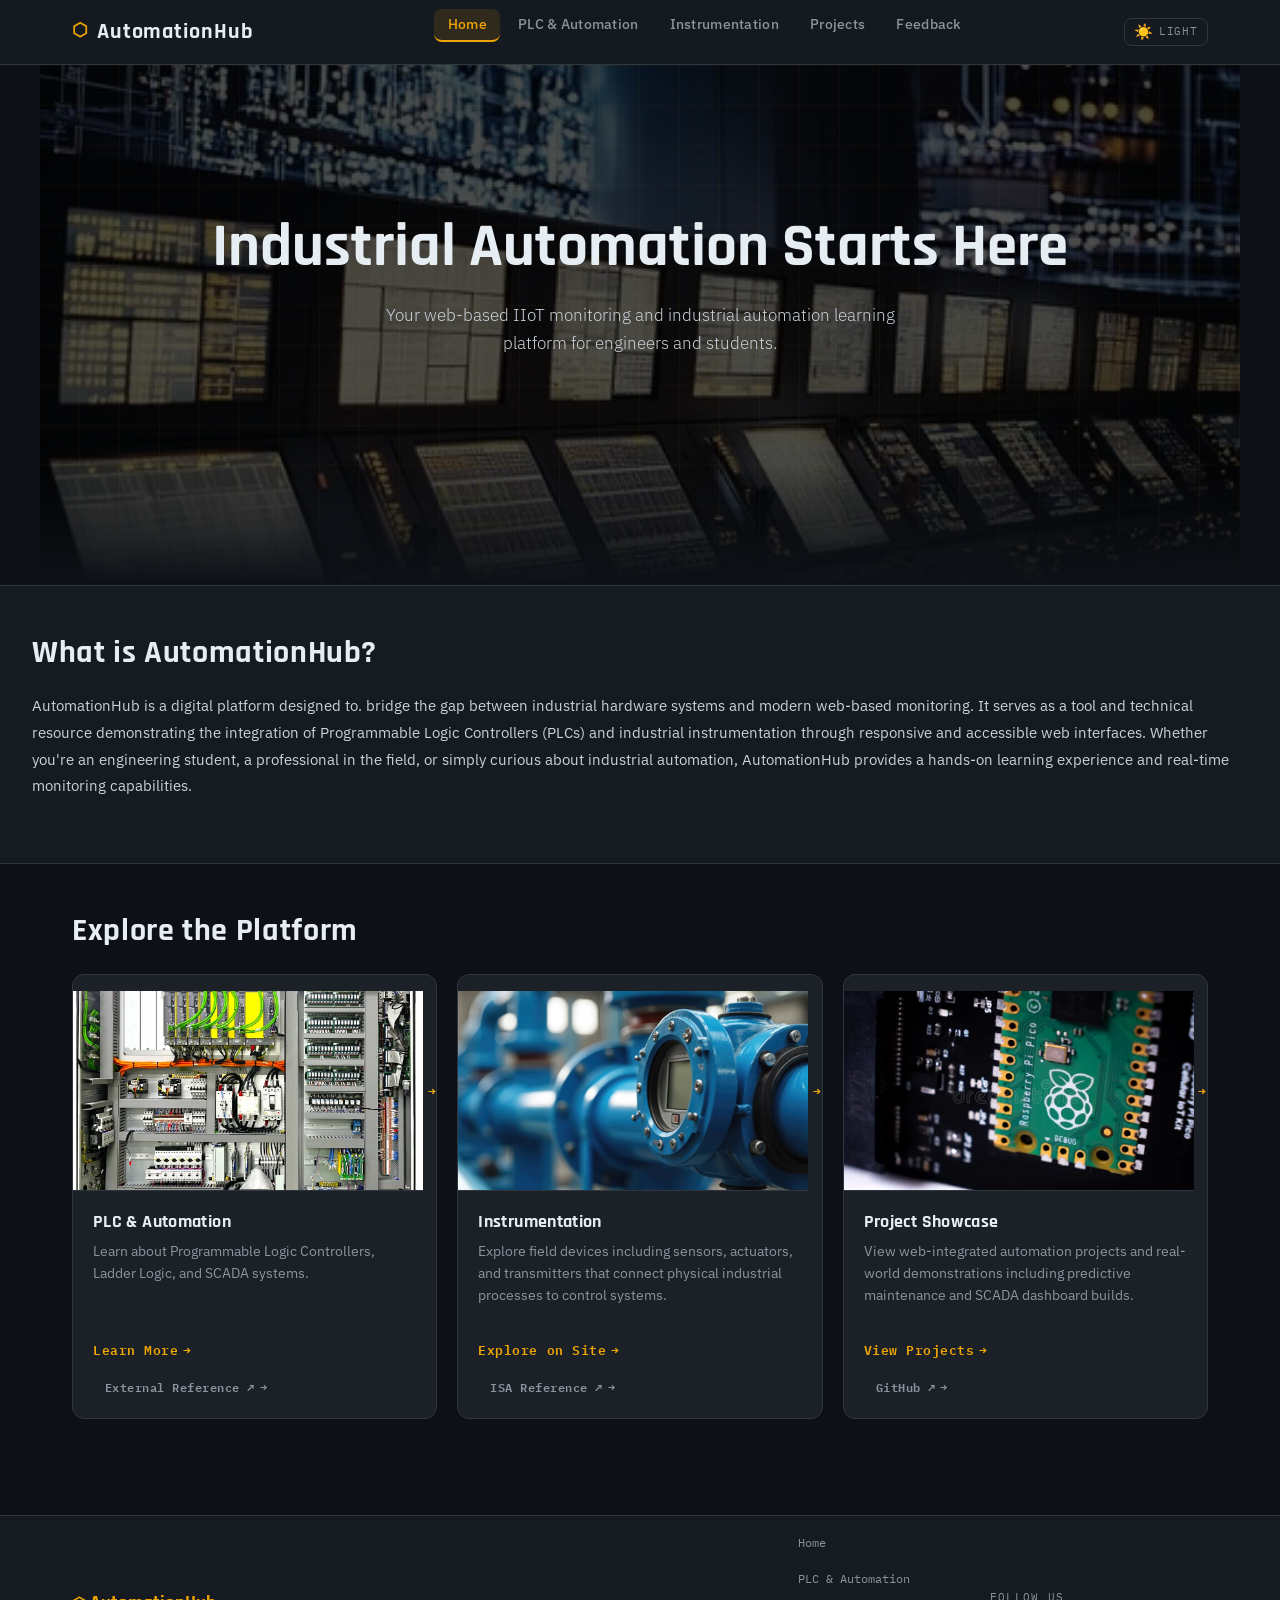
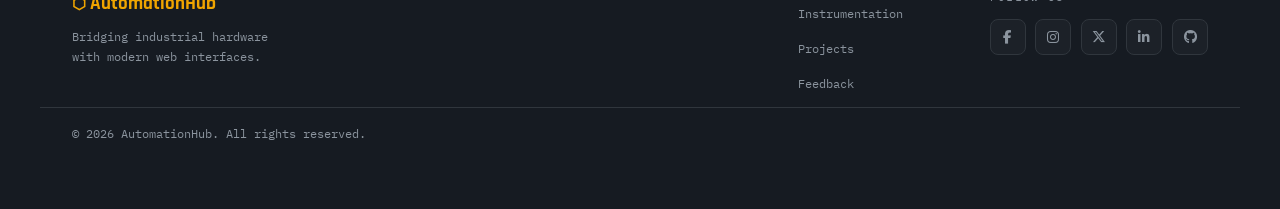
<file: index.html>
<!DOCTYPE html>
<html lang="en">
<head>
    <meta charset="UTF-8">
    <meta name="viewport" content="width=device-width, initial-scale=1.0">
    <meta name="description" content="AutomationHub - A web based IIoT monitoring and industrial automation learning platform">
    <title>AutomationHub | Home </title>
    <link rel="stylesheet" href="https://cdn.jsdelivr.net/npm/bootstrap@5.3.3/dist/css/bootstrap.min.css">
    <link rel="stylesheet" href="assets/css/style.css">
    <link rel="stylesheet" href="https://cdnjs.cloudflare.com/ajax/libs/font-awesome/6.5.0/css/all.min.css">
   
</head>
<body>

        <header>
           <nav>
  <div class="navlogo">
    <a href="index.html">AutomationHub </a>
  </div>
  
  <button class="nav-toggle" aria-expanded="false"
          aria-controls="navlinks" aria-label="Toggle navigation menu">
    <span></span><span></span><span></span>
  </button>
  
  <ul class="navlinks" id="navlinks" role="list">
    <li><a href="index.html" class="active">Home</a></li>
    <li><a href="plc.html">PLC &amp; Automation</a></li>
    <li><a href="instrumentation.html">Instrumentation</a></li>
    <li><a href="projects.html">Projects</a></li>
    <li><a href="feedback.html">Feedback</a></li>
  </ul>

  <button class="theme-toggle"
          id="themeToggle"
          aria-label="Switch to light mode"
          title="Toggle light/dark mode">
    <span id="themeIcon">☀️</span>
    <span class="toggle-label" id="themeLabel">Light</span>
  </button>
</nav>


        </header>

        <main>
            <section id="hero">
                <img src="assets/images/hero-bg.jpg"
                     alt="Industrial control room with automation panels and monitoring screens"
                     width="1200"
                     height="600"
                     class="hero-img">
                <h1>Industrial Automation Starts Here</h1>
                <p>Your web-based IIoT monitoring and industrial automation learning platform for engineers and students.</p>
                <a href="plc.html" class="btn-primary">Explore Hub</a>
            </section>

            <section id="about">
                <h2>What is AutomationHub?</h2>
                <p>AutomationHub is a digital platform designed to. bridge the gap between industrial hardware systems and modern web-based monitoring. It serves as a tool and technical resource demonstrating the integration of Programmable Logic Controllers (PLCs) and industrial instrumentation through responsive and accessible web interfaces. Whether you're an engineering student, a professional in the field, or simply curious about industrial automation, AutomationHub provides a hands-on learning experience and real-time monitoring capabilities.</p>
            </section>

            <section id="features">
                <h2>Explore the Platform</h2>
                <div class="feature-cards">
                    <article class="card">
                        <a href="https://www.plcacademy.com/ladder-logic-tutorial/"
                           target="_blank" rel="noopener noreferrer"
                           aria-label="Learn more about PLCs at PLCacademy — opens in new tab">
                        <img src="assets/images/plc-panel.jpg" alt="PLC and Automation Icon" width="80" height="80">
                         </a>
                        <div class="card-body">
                        <h3>PLC &amp; Automation</h3>
                        <p>Learn about Programmable Logic Controllers, Ladder Logic, and SCADA systems.</p>
                        <a href="plc.html">Learn More</a>
                        <a href="https://www.plcacademy.com" target="_blank"
                           rel="noopener noreferrer" style="margin-left:.75rem;font-size:.78rem;
                           color:var(--muted)">External Reference ↗</a>
                    </div>
                    </article>


                    <article class="card">
  <a href="https://www.isa.org/standards-and-publications/isa-publications/intech-magazine"
     target="_blank" rel="noopener noreferrer"
     aria-label="Read ISA InTech magazine on instrumentation — opens in new tab">
    <img src="assets/images/instrumentation.jpg"
         alt="Industrial sensors and instrumentation devices"
         width="400" height="200" loading="lazy">
  </a>
  <div class="card-body">
    <h3>Instrumentation</h3>
    <p>Explore field devices including sensors, actuators, and transmitters
    that connect physical industrial processes to control systems.</p>
    <a href="instrumentation.html">Explore on Site</a>
    <a href="https://www.isa.org" target="_blank" rel="noopener noreferrer"
       style="margin-left:.75rem;font-size:.78rem;color:var(--muted)">ISA Reference ↗</a>
  </div>
</article>

                    <article class="card">
  <a href="https://github.com/schrodingers-word"
     target="_blank" rel="noopener noreferrer"
     aria-label="View AutomationHub projects on GitHub — opens in new tab">
    <img src="assets/images/projects-cover.jpg"
         alt="Circuit board and microcontroller project setup"
         width="400" height="200" loading="lazy">
  </a>
  <div class="card-body">
    <h3>Project Showcase</h3>
    <p>View web-integrated automation projects and real-world demonstrations
    including predictive maintenance and SCADA dashboard builds.</p>
    <a href="projects.html">View Projects</a>
    <a href="https://github.com/schrodingers-word" target="_blank"
       rel="noopener noreferrer"
       style="margin-left:.75rem;font-size:.78rem;color:var(--muted)">GitHub ↗</a>
  </div>
</article>
                </div>
            </section>


        </main>
       <footer>
  <div class="footer-inner">
    <div class="footer-left">
      <div class="footer-logo">AutomationHub</div>
      <p class="footer-tagline">Bridging industrial hardware with modern web interfaces.</p>
    </div>

    <nav aria-label="Footer navigation">
      <ul class="footer-links">
        <li><a href="index.html">Home</a></li>
        <li><a href="plc.html">PLC &amp; Automation</a></li>
        <li><a href="instrumentation.html">Instrumentation</a></li>
        <li><a href="projects.html">Projects</a></li>
        <li><a href="feedback.html">Feedback</a></li>
      </ul>
    </nav>

    <div class="footer-social">
      <p class="social-label">Follow Us</p>
      <div class="social-icons">
        <a href="https://facebook.com" target="_blank" rel="noopener noreferrer" aria-label="Facebook">
          <i class="fab fa-facebook-f"></i>
        </a>
        <a href="https://instagram.com" target="_blank" rel="noopener noreferrer" aria-label="Instagram">
          <i class="fab fa-instagram"></i>
        </a>
        <a href="https://x.com" target="_blank" rel="noopener noreferrer" aria-label="X (Twitter)">
          <i class="fab fa-x-twitter"></i>
        </a>
        <a href="https://linkedin.com" target="_blank" rel="noopener noreferrer" aria-label="LinkedIn">
          <i class="fab fa-linkedin-in"></i>
        </a>
        <a href="https://github.com/schrodingers-word" target="_blank" rel="noopener noreferrer" aria-label="GitHub">
          <i class="fab fa-github"></i>
        </a>
      </div>
    </div>
  </div>

  <div class="footer-bottom">
    <p>&copy; <span id="footer-year">2026</span> AutomationHub. All rights reserved.</p>
  </div>
</footer>
        <script src="assets/js/main.js"></script>
</body>
</html>
</file>
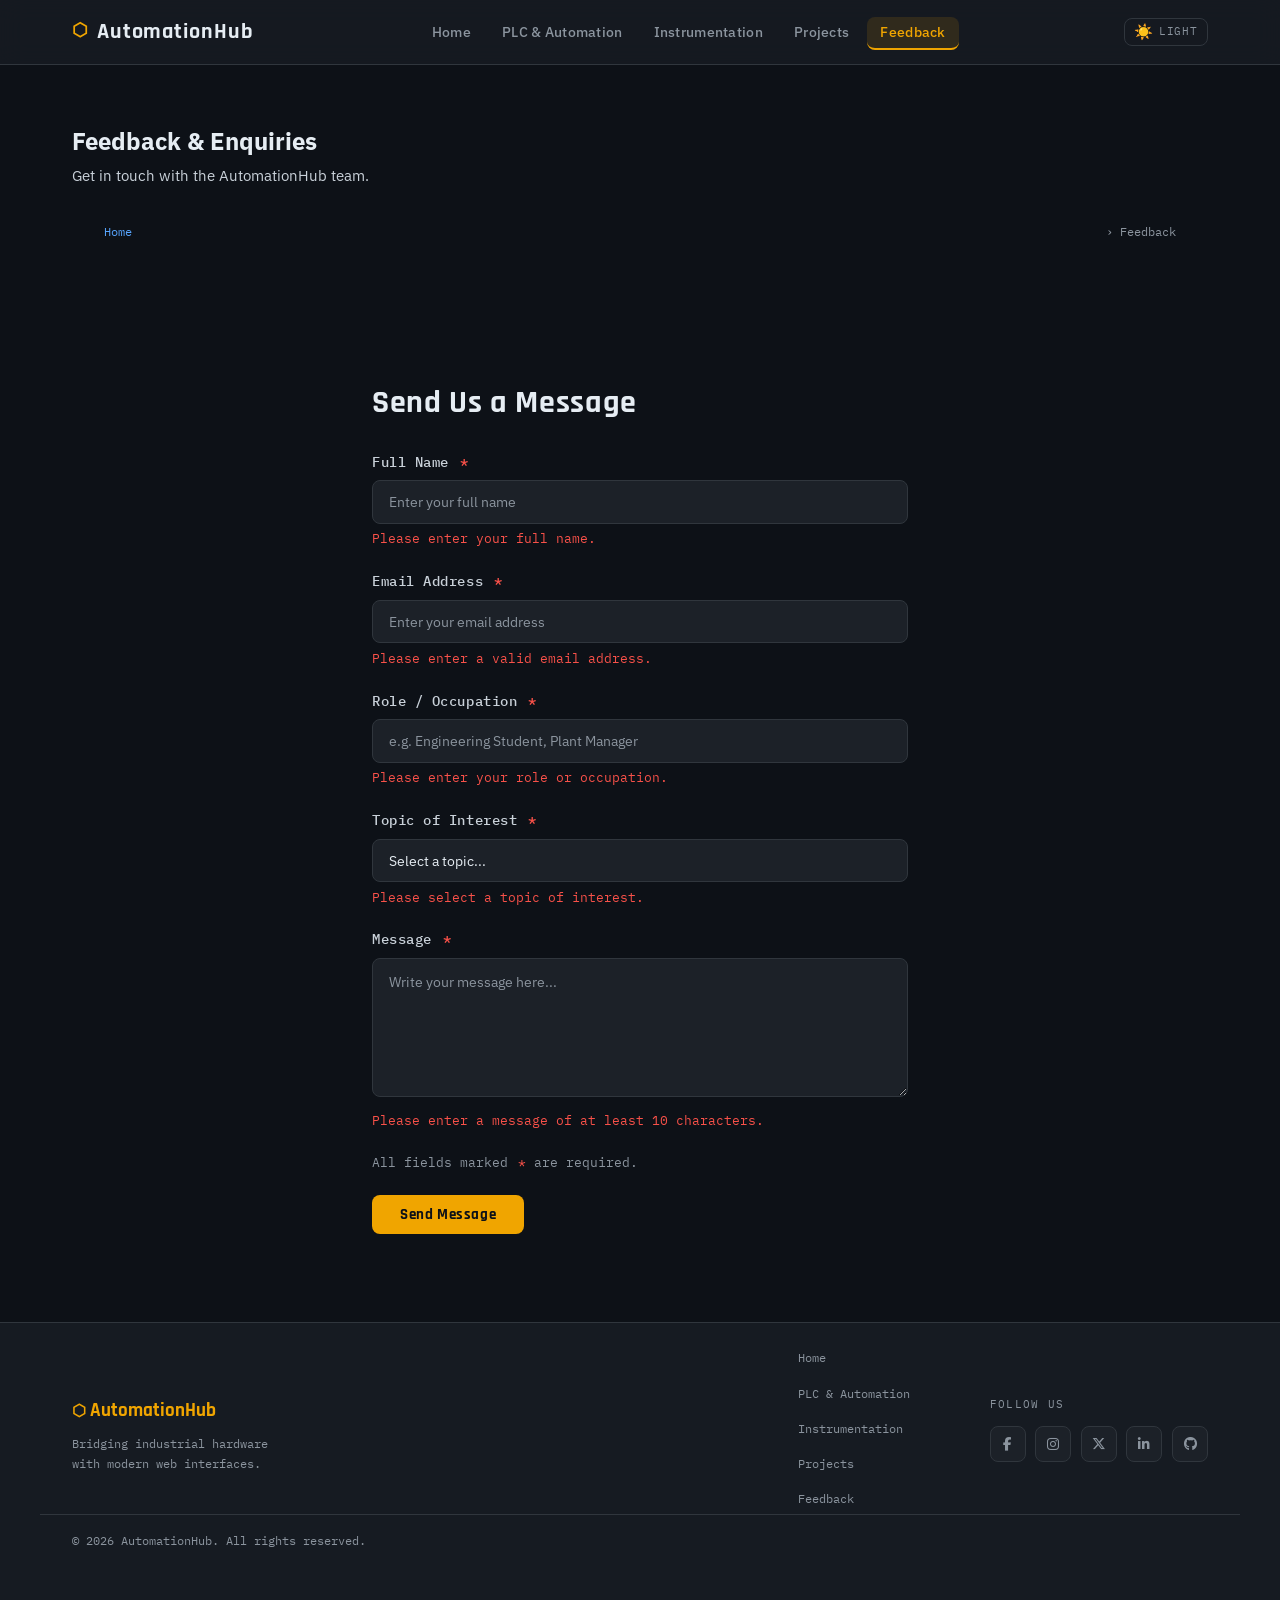
<file: feedback.html>
<!DOCTYPE html>
<html lang="en">
<head>
  <meta charset="UTF-8">
  <meta name="viewport" content="width=device-width, initial-scale=1.0">
  <meta name="description" content="Contact AutomationHub - send feedback or enquiries">
  <title>AutomationHub | Feedback</title>
  <link rel="stylesheet" href="assets/css/style.css">
  <link rel="stylesheet" href="https://cdnjs.cloudflare.com/ajax/libs/font-awesome/6.5.0/css/all.min.css">
  
</head>
<body>

  <header>
    <nav>
  <div class="navlogo">
    <a href="index.html">AutomationHub</a>
  </div>
  
  <button class="nav-toggle" aria-expanded="false"
          aria-controls="navlinks" aria-label="Toggle navigation menu">
    <span></span><span></span><span></span>
  </button>
  
  <ul class="navlinks" id="navlinks" role="list">
    <li><a href="index.html">Home</a></li>
    <li><a href="plc.html">PLC &amp; Automation</a></li>
    <li><a href="instrumentation.html">Instrumentation</a></li>
    <li><a href="projects.html">Projects</a></li>
    <li><a href="feedback.html" class="active">Feedback</a></li>
  </ul>

  <button class="theme-toggle"
          id="themeToggle"
          aria-label="Switch to light mode"
          title="Toggle light/dark mode">
    <span id="themeIcon">☀️</span>
    <span class="toggle-label" id="themeLabel">Light</span>
  </button>
</nav>

  </header>

  <main>

    <section id="page-banner">
      <h1>Feedback &amp; Enquiries</h1>
      <p>Get in touch with the AutomationHub team.</p>
      <nav class="breadcrumb">
        <a href="index.html">Home</a> &rsaquo; Feedback
      </nav>
    </section>

    <section id="contact-form">
      <h2>Send Us a Message</h2>
      <form id="feedbackForm" novalidate>

        <div class="form-group">
          <label for="fullName">Full Name <span class="required">*</span></label>
          <input 
            type="text" 
            id="fullName" 
            name="fullName" 
            placeholder="Enter your full name"
            minlength="2"
            maxlength="100"
            required>
          <span class="error-msg" id="nameError">Please enter your full name.</span>
        </div>

        <div class="form-group">
          <label for="email">Email Address <span class="required">*</span></label>
          <input 
            type="email" 
            id="email" 
            name="email" 
            placeholder="Enter your email address"
            required>
          <span class="error-msg" id="emailError">Please enter a valid email address.</span>
        </div>

        <div class="form-group">
          <label for="occupation">Role / Occupation <span class="required">*</span></label>
          <input 
            type="text" 
            id="occupation" 
            name="occupation" 
            placeholder="e.g. Engineering Student, Plant Manager"
            required>
          <span class="error-msg" id="occupationError">Please enter your role or occupation.</span>
        </div>

        <div class="form-group">
          <label for="topic">Topic of Interest <span class="required">*</span></label>
          <select id="topic" name="topic" required>
            <option value="">Select a topic...</option>
            <option value="plc">PLC &amp; Automation</option>
            <option value="instrumentation">Industrial Instrumentation</option>
            <option value="predictive-maintenance">Predictive Maintenance</option>
            <option value="scada">SCADA Systems</option>
            <option value="iot">IIoT &amp; Industry 4.0</option>
            <option value="other">Other</option>
          </select>
          <span class="error-msg" id="topicError">Please select a topic of interest.</span>
        </div>

        <div class="form-group">
          <label for="message">Message <span class="required">*</span></label>
          <textarea 
            id="message" 
            name="message" 
            rows="5"
            placeholder="Write your message here..."
            minlength="10"
            maxlength="1000"
            required></textarea>
          <span class="error-msg" id="messageError">Please enter a message of at least 10 characters.</span>
        </div>

        <p class="form-note">All fields marked <span class="required">*</span> are required.</p>

        <button type="submit" class="btn-primary">Send Message</button>

      </form>
    </section>

  </main>

 <footer>
  <div class="footer-inner">
    <div class="footer-left">
      <div class="footer-logo">AutomationHub</div>
      <p class="footer-tagline">Bridging industrial hardware with modern web interfaces.</p>
    </div>

    <nav aria-label="Footer navigation">
      <ul class="footer-links">
        <li><a href="index.html">Home</a></li>
        <li><a href="plc.html">PLC &amp; Automation</a></li>
        <li><a href="instrumentation.html">Instrumentation</a></li>
        <li><a href="projects.html">Projects</a></li>
        <li><a href="feedback.html">Feedback</a></li>
      </ul>
    </nav>

    <div class="footer-social">
      <p class="social-label">Follow Us</p>
      <div class="social-icons">
        <a href="https://facebook.com" target="_blank" rel="noopener noreferrer" aria-label="Facebook">
          <i class="fab fa-facebook-f"></i>
        </a>
        <a href="https://instagram.com" target="_blank" rel="noopener noreferrer" aria-label="Instagram">
          <i class="fab fa-instagram"></i>
        </a>
        <a href="https://x.com" target="_blank" rel="noopener noreferrer" aria-label="X (Twitter)">
          <i class="fab fa-x-twitter"></i>
        </a>
        <a href="https://linkedin.com" target="_blank" rel="noopener noreferrer" aria-label="LinkedIn">
          <i class="fab fa-linkedin-in"></i>
        </a>
        <a href="https://github.com/schrodingers-word" target="_blank" rel="noopener noreferrer" aria-label="GitHub">
          <i class="fab fa-github"></i>
        </a>
      </div>
    </div>
  </div>

  <div class="footer-bottom">
    <p>&copy; <span id="footer-year">2026</span> AutomationHub. All rights reserved.</p>
  </div>
</footer>

  <script src="assets/js/main.js"></script>
</body>
</html>
</file>
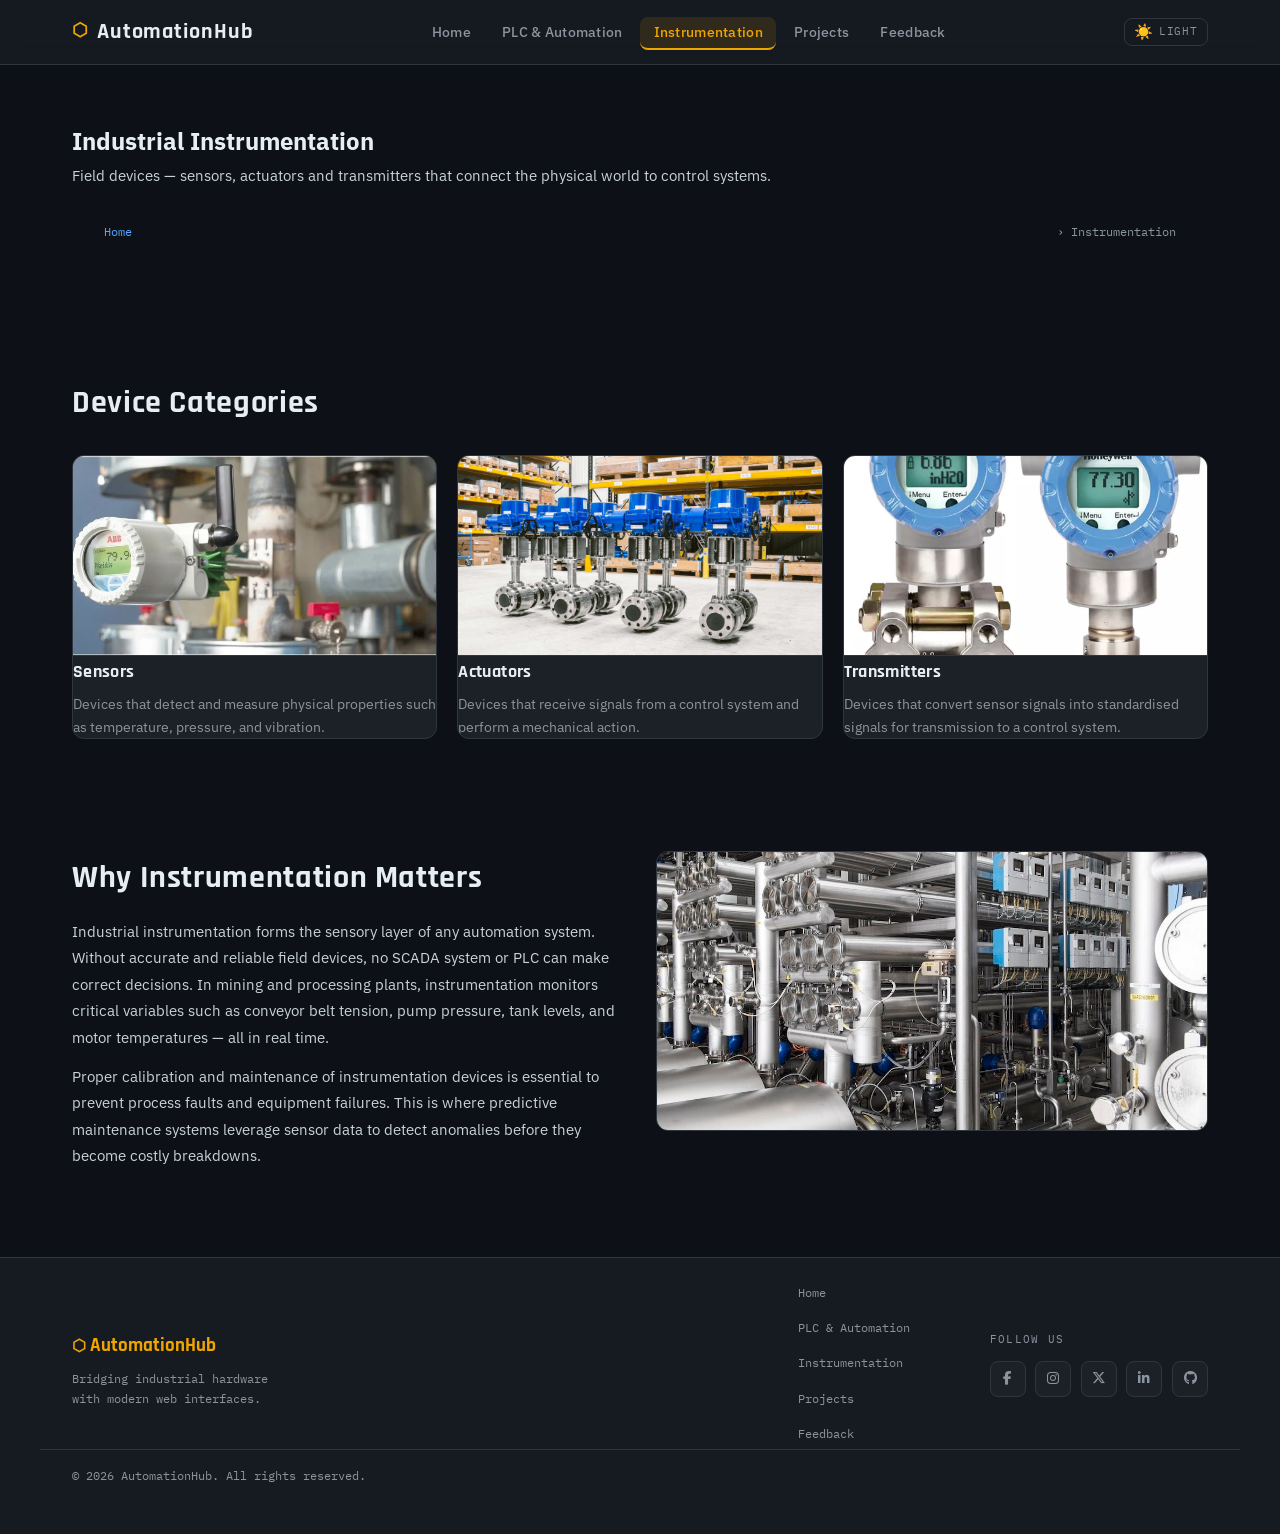
<file: instrumentation.html>
<!DOCTYPE html>
<html lang="en">
<head>
  <meta charset="UTF-8">
  <meta name="viewport" content="width=device-width, initial-scale=1.0">
  <meta name="description" content="Industrial instrumentation - sensors, actuators and transmitters on AutomationHub">
  <title>AutomationHub | Instrumentation</title>
  <link rel="stylesheet" href="assets/css/style.css">
  <link rel="stylesheet" href="https://cdnjs.cloudflare.com/ajax/libs/font-awesome/6.5.0/css/all.min.css">

</head>
<body>

  <header>
   <nav>
  <div class="navlogo">
    <a href="index.html">AutomationHub</a>
  </div>
  
  <button class="nav-toggle" aria-expanded="false"
          aria-controls="navlinks" aria-label="Toggle navigation menu">
    <span></span><span></span><span></span>
  </button>
  
  <ul class="navlinks" id="navlinks" role="list">
    <li><a href="index.html">Home</a></li>
    <li><a href="plc.html">PLC &amp; Automation</a></li>
    <li><a href="instrumentation.html" class="active">Instrumentation</a></li>
    <li><a href="projects.html">Projects</a></li>
    <li><a href="feedback.html">Feedback</a></li>
  </ul>

  <button class="theme-toggle"
          id="themeToggle"
          aria-label="Switch to light mode"
          title="Toggle light/dark mode">
    <span id="themeIcon">☀️</span>
    <span class="toggle-label" id="themeLabel">Light</span>
  </button>
</nav>

  </header>

  <main>

    <section id="page-banner">
      <h1>Industrial Instrumentation</h1>
      <p>Field devices — sensors, actuators and transmitters that connect the physical world to control systems.</p>
      <nav class="breadcrumb">
        <a href="index.html">Home</a> &rsaquo; Instrumentation
      </nav>
    </section>

    <section id="device-categories">
      <h2>Device Categories</h2>
      <div class="feature-cards">

        <article class="card">
          <img src="assets/images/sensors.jpg" alt="Industrial sensors" width="80" height="80">
          <h3>Sensors</h3>
          <p>Devices that detect and measure physical properties such as temperature, pressure, and vibration.</p>
        </article>

        <article class="card">
          <img src="assets/images/actuators.jpg" alt="Industrial actuators" width="80" height="80">
          <h3>Actuators</h3>
          <p>Devices that receive signals from a control system and perform a mechanical action.</p>
        </article>

        <article class="card">
          <img src="assets/images/transmitters.jpg" alt="Industrial transmitters" width="80" height="80">
          <h3>Transmitters</h3>
          <p>Devices that convert sensor signals into standardised signals for transmission to a control system.</p>
        </article>

      </div>
    </section>

    <section id="device-detail">
      <div class="two-col">

        <div class="detail-text">
          <h2>Why Instrumentation Matters</h2>
          <p>
            Industrial instrumentation forms the sensory layer of any automation 
            system. Without accurate and reliable field devices, no SCADA system 
            or PLC can make correct decisions. In mining and processing plants, 
            instrumentation monitors critical variables such as conveyor belt 
            tension, pump pressure, tank levels, and motor temperatures — all 
            in real time.
          </p>
          <p>
            Proper calibration and maintenance of instrumentation devices is 
            essential to prevent process faults and equipment failures. This 
            is where predictive maintenance systems leverage sensor data to 
            detect anomalies before they become costly breakdowns.
          </p>
        </div>

        <div class="detail-image">
          <img src="assets/images/instrumentation-diagram.jpg" 
               alt="Diagram showing how sensors connect to PLCs and SCADA systems" 
               width="400" height="300">
        </div>

      </div>
    </section>

  </main>

<footer>
  <div class="footer-inner">
    <div class="footer-left">
      <div class="footer-logo">AutomationHub</div>
      <p class="footer-tagline">Bridging industrial hardware with modern web interfaces.</p>
    </div>

    <nav aria-label="Footer navigation">
      <ul class="footer-links">
        <li><a href="index.html">Home</a></li>
        <li><a href="plc.html">PLC &amp; Automation</a></li>
        <li><a href="instrumentation.html">Instrumentation</a></li>
        <li><a href="projects.html">Projects</a></li>
        <li><a href="feedback.html">Feedback</a></li>
      </ul>
    </nav>

    <div class="footer-social">
      <p class="social-label">Follow Us</p>
      <div class="social-icons">
        <a href="https://facebook.com" target="_blank" rel="noopener noreferrer" aria-label="Facebook">
          <i class="fab fa-facebook-f"></i>
        </a>
        <a href="https://instagram.com" target="_blank" rel="noopener noreferrer" aria-label="Instagram">
          <i class="fab fa-instagram"></i>
        </a>
        <a href="https://x.com" target="_blank" rel="noopener noreferrer" aria-label="X (Twitter)">
          <i class="fab fa-x-twitter"></i>
        </a>
        <a href="https://linkedin.com" target="_blank" rel="noopener noreferrer" aria-label="LinkedIn">
          <i class="fab fa-linkedin-in"></i>
        </a>
        <a href="https://github.com/schrodingers-word" target="_blank" rel="noopener noreferrer" aria-label="GitHub">
          <i class="fab fa-github"></i>
        </a>
      </div>
    </div>
  </div>

  <div class="footer-bottom">
    <p>&copy; <span id="footer-year">2026</span> AutomationHub. All rights reserved.</p>
  </div>
</footer>

  <script src="assets/js/main.js"></script>
</body>
</html>
</file>
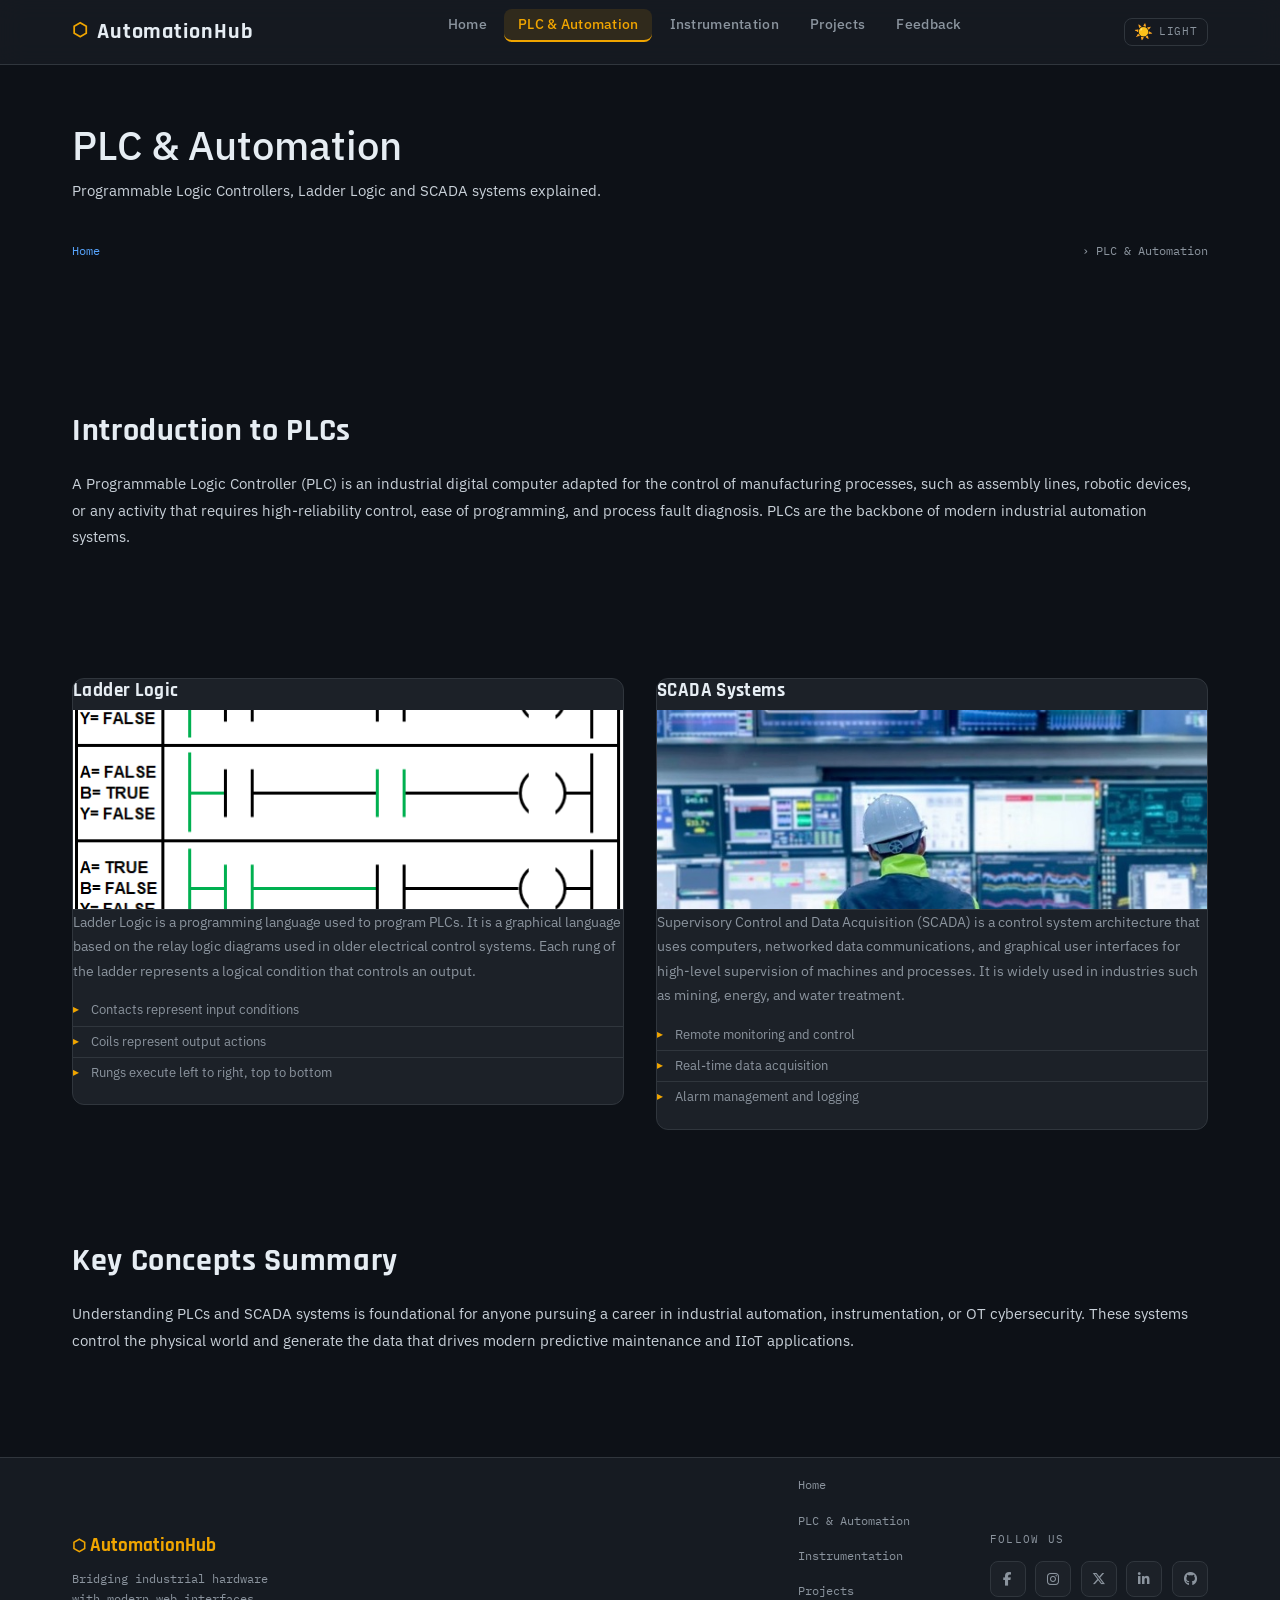
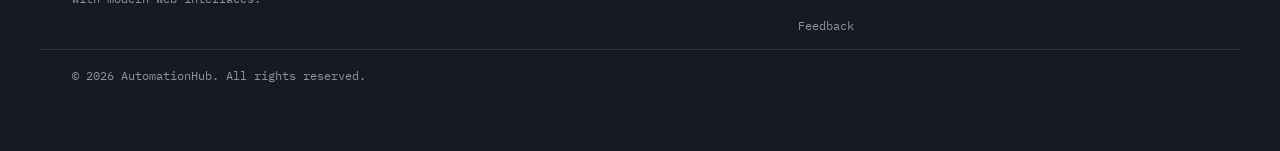
<file: plc.html>
<!DOCTYPE html>
<html lang="en">
<head>
  <meta charset="UTF-8">
  <meta name="viewport" content="width=device-width, initial-scale=1.0">
  <meta name="description" content="Learn about PLCs, Ladder Logic and SCADA systems on AutomationHub">
  <title>AutomationHub | PLC &amp; Automation</title>
  <link rel="stylesheet" href="https://cdn.jsdelivr.net/npm/bootstrap@5.3.3/dist/css/bootstrap.min.css">
  <link rel="stylesheet" href="assets/css/style.css">
  <link rel="stylesheet" href="https://cdnjs.cloudflare.com/ajax/libs/font-awesome/6.5.0/css/all.min.css">
  
</head>
<body>

  <header>
   <nav>
  <div class="navlogo">
    <a href="index.html">AutomationHub</a>
  </div>
  
  <button class="nav-toggle" aria-expanded="false"
          aria-controls="navlinks" aria-label="Toggle navigation menu">
    <span></span><span></span><span></span>
  </button>
  
  <ul class="navlinks" id="navlinks" role="list">
    <li><a href="index.html">Home</a></li>
    <li><a href="plc.html" class="active">PLC &amp; Automation</a></li>
    <li><a href="instrumentation.html">Instrumentation</a></li>
    <li><a href="projects.html">Projects</a></li>
    <li><a href="feedback.html">Feedback</a></li>
  </ul>

  <button class="theme-toggle"
          id="themeToggle"
          aria-label="Switch to light mode"
          title="Toggle light/dark mode">
    <span id="themeIcon">☀️</span>
    <span class="toggle-label" id="themeLabel">Light</span>
  </button>
</nav>

  </header>

  <main>

    <section id="page-banner">
      <h1>PLC &amp; Automation</h1>
      <p>Programmable Logic Controllers, Ladder Logic and SCADA systems explained.</p>
      <nav class="breadcrumb">
        <a href="index.html">Home</a> &rsaquo; PLC &amp; Automation
      </nav>
    </section>

    <section id="intro">
      <h2>Introduction to PLCs</h2>
      <p>
        A Programmable Logic Controller (PLC) is an industrial digital computer 
        adapted for the control of manufacturing processes, such as assembly lines, 
        robotic devices, or any activity that requires high-reliability control, 
        ease of programming, and process fault diagnosis. PLCs are the backbone of 
        modern industrial automation systems.
      </p>
    </section>

    <section id="topics">
      <div class="two-col">

        <article class="topic-block">
          <h2>Ladder Logic</h2>
          <img src="assets/images/ladder-logic.png" alt="Diagram showing ladder logic programming example" width="400" height="250">
          <p>
            Ladder Logic is a programming language used to program PLCs. It is a 
            graphical language based on the relay logic diagrams used in older 
            electrical control systems. Each rung of the ladder represents a 
            logical condition that controls an output.
          </p>
          <ul>
            <li>Contacts represent input conditions</li>
            <li>Coils represent output actions</li>
            <li>Rungs execute left to right, top to bottom</li>
          </ul>
        </article>

        <article class="topic-block">
          <h2>SCADA Systems</h2>
          <img src="assets/images/scada-system.jpg" alt="SCADA system architecture diagram" width="400" height="250">
          <p>
            Supervisory Control and Data Acquisition (SCADA) is a control system 
            architecture that uses computers, networked data communications, and 
            graphical user interfaces for high-level supervision of machines and 
            processes. It is widely used in industries such as mining, energy, 
            and water treatment.
          </p>
          <ul>
            <li>Remote monitoring and control</li>
            <li>Real-time data acquisition</li>
            <li>Alarm management and logging</li>
          </ul>
        </article>

      </div>
    </section>

    <section id="summary">
      <h2>Key Concepts Summary</h2>
      <p>
        Understanding PLCs and SCADA systems is foundational for anyone pursuing 
        a career in industrial automation, instrumentation, or OT cybersecurity. 
        These systems control the physical world and generate the data that drives 
        modern predictive maintenance and IIoT applications.
      </p>
    </section>

  </main>

  <footer>
  <div class="footer-inner">
    <div class="footer-left">
      <div class="footer-logo">AutomationHub</div>
      <p class="footer-tagline">Bridging industrial hardware with modern web interfaces.</p>
    </div>

    <nav aria-label="Footer navigation">
      <ul class="footer-links">
        <li><a href="index.html">Home</a></li>
        <li><a href="plc.html">PLC &amp; Automation</a></li>
        <li><a href="instrumentation.html">Instrumentation</a></li>
        <li><a href="projects.html">Projects</a></li>
        <li><a href="feedback.html">Feedback</a></li>
      </ul>
    </nav>

    <div class="footer-social">
      <p class="social-label">Follow Us</p>
      <div class="social-icons">
        <a href="https://facebook.com" target="_blank" rel="noopener noreferrer" aria-label="Facebook">
          <i class="fab fa-facebook-f"></i>
        </a>
        <a href="https://instagram.com" target="_blank" rel="noopener noreferrer" aria-label="Instagram">
          <i class="fab fa-instagram"></i>
        </a>
        <a href="https://x.com" target="_blank" rel="noopener noreferrer" aria-label="X (Twitter)">
          <i class="fab fa-x-twitter"></i>
        </a>
        <a href="https://linkedin.com" target="_blank" rel="noopener noreferrer" aria-label="LinkedIn">
          <i class="fab fa-linkedin-in"></i>
        </a>
        <a href="https://github.com/schrodingers-word" target="_blank" rel="noopener noreferrer" aria-label="GitHub">
          <i class="fab fa-github"></i>
        </a>
      </div>
    </div>
  </div>

  <div class="footer-bottom">
    <p>&copy; <span id="footer-year">2026</span> AutomationHub. All rights reserved.</p>
  </div>
</footer>

  <script src="assets/js/main.js"></script>
</body>
</html>
</file>
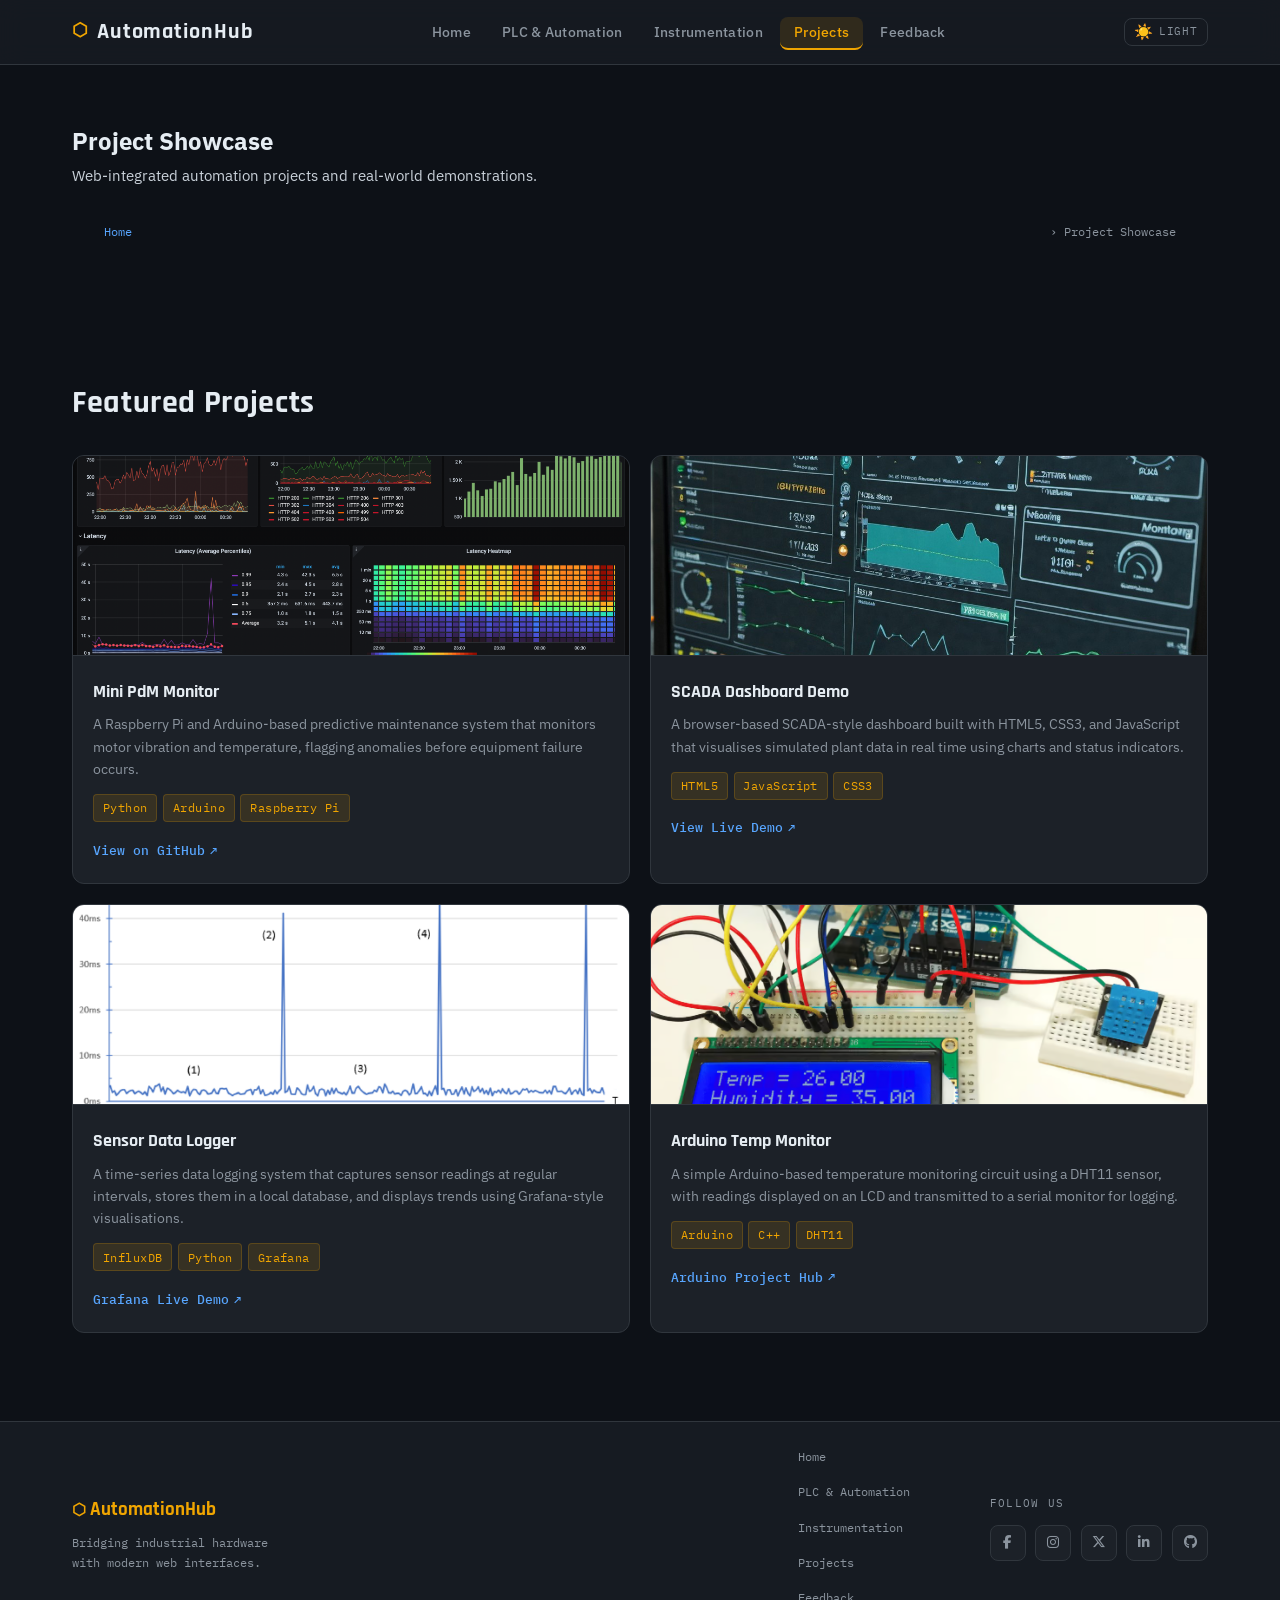
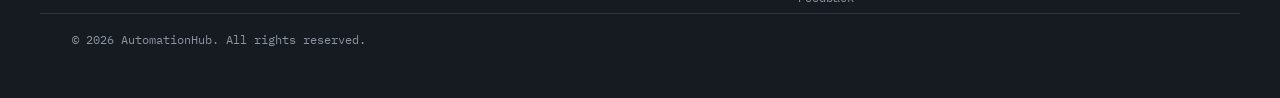
<file: projects.html>
<!DOCTYPE html>
<html lang="en">
<head>
  <meta charset="UTF-8">
  <meta name="viewport" content="width=device-width, initial-scale=1.0">
  <meta name="description" content="AutomationHub project showcase - web-integrated industrial automation projects">
  <title>AutomationHub | Project Showcase</title>
  <link rel="stylesheet" href="assets/css/style.css">
  <link rel="stylesheet" href="https://cdnjs.cloudflare.com/ajax/libs/font-awesome/6.5.0/css/all.min.css">

</head>
<body>

  <header>
   <nav>
  <div class="navlogo">
    <a href="index.html">AutomationHub</a>
  </div>
  
  <button class="nav-toggle" aria-expanded="false"
          aria-controls="navlinks" aria-label="Toggle navigation menu">
    <span></span><span></span><span></span>
  </button>
  
  <ul class="navlinks" id="navlinks" role="list">
    <li><a href="index.html">Home</a></li>
    <li><a href="plc.html">PLC &amp; Automation</a></li>
    <li><a href="instrumentation.html">Instrumentation</a></li>
    <li><a href="projects.html" class="active">Projects</a></li>
    <li><a href="feedback.html">Feedback</a></li>
  </ul>

  <button class="theme-toggle"
          id="themeToggle"
          aria-label="Switch to light mode"
          title="Toggle light/dark mode">
    <span id="themeIcon">☀️</span>
    <span class="toggle-label" id="themeLabel">Light</span>
  </button>
</nav>

  </header>

  <main>

    <section id="page-banner">
      <h1>Project Showcase</h1>
      <p>Web-integrated automation projects and real-world demonstrations.</p>
      <nav class="breadcrumb">
        <a href="index.html">Home</a> &rsaquo; Project Showcase
      </nav>
    </section>

    <section id="projects-gallery">
      <h2>Featured Projects</h2>
      <div class="projects-grid">

        <article class="project-card">
  <a href="https://github.com/schrodingers-word/pdm-monitor"
     target="_blank" rel="noopener noreferrer"
     title="View Mini PdM Monitor project on GitHub">
    <img src="assets/images/project-pdm.jpg"
         alt="Predictive maintenance dashboard showing sensor anomaly detection"
         width="400" height="200" loading="lazy">
  </a>
  
  <div class="project-info">
    <h3>Mini PdM Monitor</h3>
    <p>
      A Raspberry Pi and Arduino-based predictive maintenance system 
      that monitors motor vibration and temperature, flagging anomalies 
      before equipment failure occurs.
    </p>
    <div class="project-tags">
      <span class="project-tag">Python</span>
      <span class="project-tag">Arduino</span>
      <span class="project-tag">Raspberry Pi</span>
    </div>
    <a href="https://github.com/schrodingers-word/pdm-monitor"
       target="_blank" rel="noopener noreferrer" class="project-link">
       View on GitHub
    </a>
  </div>
</article>


        <article class="project-card">
  <a href="https://demo.inductiveautomation.com"
     target="_blank" rel="noopener noreferrer"
     title="View Ignition SCADA live demo">
    <img src="assets/images/project-scada.jpg" 
         alt="SCADA dashboard demonstration screenshot" 
         width="400" height="220" loading="lazy">
  </a>
  <div class="project-info">
    <h3>SCADA Dashboard Demo</h3>
    <p>
      A browser-based SCADA-style dashboard built with HTML5, CSS3, 
      and JavaScript that visualises simulated plant data in real time 
      using charts and status indicators.
    </p>
    <div class="project-tags">
      <span class="project-tag">HTML5</span>
      <span class="project-tag">JavaScript</span>
      <span class="project-tag">CSS3</span>
    </div>
    <a href="https://demo.inductiveautomation.com"
       target="_blank" rel="noopener noreferrer" class="project-link">
       View Live Demo</a>
  </div>
</article>


     <article class="project-card">
  <a href="https://play.grafana.org"
     target="_blank" rel="noopener noreferrer"
     title="Explore Grafana live dashboard playground">
    <img src="assets/images/project-logger.jpg" 
         alt="Sensor data logger project screenshot" 
         width="400" height="220" loading="lazy">
  </a>
  <div class="project-info">
    <h3>Sensor Data Logger</h3>
    <p>
      A time-series data logging system that captures sensor readings 
      at regular intervals, stores them in a local database, and 
      displays trends using Grafana-style visualisations.
    </p>
    <div class="project-tags">
      <span class="project-tag">InfluxDB</span>
      <span class="project-tag">Python</span>
      <span class="project-tag">Grafana</span>
    </div>
    <a href="https://play.grafana.org" target="_blank"
       rel="noopener noreferrer" class="project-link">
       Grafana Live Demo</a>
  </div>
</article>


       <article class="project-card">
  <a href="https://projecthub.arduino.cc/arcaegecengiz/using-dht11-8270aa"
     target="_blank" rel="noopener noreferrer"
     title="View DHT11 Arduino project on Arduino Project Hub">
    <img src="assets/images/project-arduino.jpg" 
         alt="Arduino temperature monitor project screenshot" 
         width="400" height="220" loading="lazy">
  </a>
  <div class="project-info">
    <h3>Arduino Temp Monitor</h3>
    <p>
      A simple Arduino-based temperature monitoring circuit using a 
      DHT11 sensor, with readings displayed on an LCD and transmitted 
      to a serial monitor for logging.
    </p>
    <div class="project-tags">
      <span class="project-tag">Arduino</span>
      <span class="project-tag">C++</span>
      <span class="project-tag">DHT11</span>
    </div>
    <a href="https://projecthub.arduino.cc/arcaegecengiz/using-dht11-8270aa"
       target="_blank" rel="noopener noreferrer" class="project-link">
       Arduino Project Hub</a>
  </div>
</article>

      </div>
    </section>

  </main>

  <footer>
  <div class="footer-inner">
    <div class="footer-left">
      <div class="footer-logo">AutomationHub</div>
      <p class="footer-tagline">Bridging industrial hardware with modern web interfaces.</p>
    </div>

    <nav aria-label="Footer navigation">
      <ul class="footer-links">
        <li><a href="index.html">Home</a></li>
        <li><a href="plc.html">PLC &amp; Automation</a></li>
        <li><a href="instrumentation.html">Instrumentation</a></li>
        <li><a href="projects.html">Projects</a></li>
        <li><a href="feedback.html">Feedback</a></li>
      </ul>
    </nav>

    <div class="footer-social">
      <p class="social-label">Follow Us</p>
      <div class="social-icons">
        <a href="https://facebook.com" target="_blank" rel="noopener noreferrer" aria-label="Facebook">
          <i class="fab fa-facebook-f"></i>
        </a>
        <a href="https://instagram.com" target="_blank" rel="noopener noreferrer" aria-label="Instagram">
          <i class="fab fa-instagram"></i>
        </a>
        <a href="https://x.com" target="_blank" rel="noopener noreferrer" aria-label="X (Twitter)">
          <i class="fab fa-x-twitter"></i>
        </a>
        <a href="https://linkedin.com" target="_blank" rel="noopener noreferrer" aria-label="LinkedIn">
          <i class="fab fa-linkedin-in"></i>
        </a>
        <a href="https://github.com/schrodingers-word" target="_blank" rel="noopener noreferrer" aria-label="GitHub">
          <i class="fab fa-github"></i>
        </a>
      </div>
    </div>
  </div>

  <div class="footer-bottom">
    <p>&copy; <span id="footer-year">2026</span> AutomationHub. All rights reserved.</p>
  </div>
</footer>

  <script src="assets/js/main.js"></script>
</body>
</html>
</file>
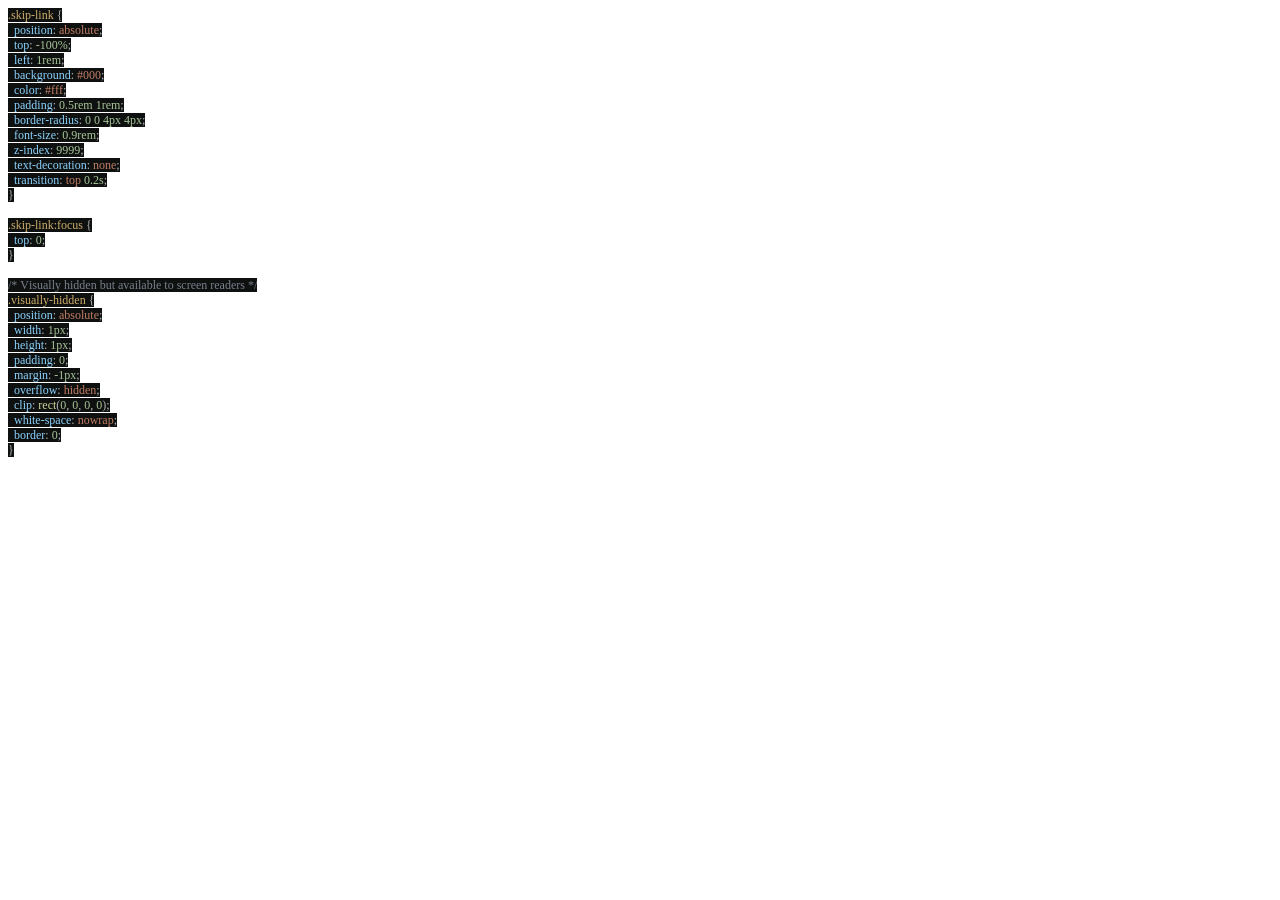
<file: assets/images/css/style.css.html>
<!DOCTYPE html PUBLIC "-//W3C//DTD HTML 4.01//EN" "http://www.w3.org/TR/html4/strict.dtd">
<html>
<head>
  <meta http-equiv="Content-Type" content="text/html; charset=utf-8">
  <meta http-equiv="Content-Style-Type" content="text/css">
  <title></title>
  <meta name="Generator" content="Cocoa HTML Writer">
  <meta name="CocoaVersion" content="2299.77">
  <style type="text/css">
    p.p1 {margin: 0.0px 0.0px 0.0px 0.0px; font: 12.0px Menlo; color: #cdad6a; -webkit-text-stroke: #cdad6a}
    p.p2 {margin: 0.0px 0.0px 0.0px 0.0px; font: 12.0px Menlo; color: #8cd3fe; -webkit-text-stroke: #8cd3fe}
    p.p3 {margin: 0.0px 0.0px 0.0px 0.0px; font: 12.0px Menlo; color: #adb0b2; -webkit-text-stroke: #adb0b2}
    p.p4 {margin: 0.0px 0.0px 0.0px 0.0px; font: 12.0px Menlo; color: #a7c598; -webkit-text-stroke: #a7c598}
    p.p5 {margin: 0.0px 0.0px 0.0px 0.0px; font: 12.0px Menlo; color: #adb0b2; -webkit-text-stroke: #adb0b2; min-height: 14.0px}
    p.p6 {margin: 0.0px 0.0px 0.0px 0.0px; font: 12.0px Menlo; color: #78818c; -webkit-text-stroke: #78818c}
    span.s1 {font-kerning: none; background-color: #0f1010}
    span.s2 {font-kerning: none; color: #adb0b2; background-color: #0f1010; -webkit-text-stroke: 0px #adb0b2}
    span.s3 {font-kerning: none; color: #c27e65; background-color: #0f1010; -webkit-text-stroke: 0px #c27e65}
    span.s4 {font-kerning: none; color: #8cd3fe; background-color: #0f1010; -webkit-text-stroke: 0px #8cd3fe}
    span.s5 {font-kerning: none; color: #a7c598; background-color: #0f1010; -webkit-text-stroke: 0px #a7c598}
    span.s6 {font-kerning: none}
    span.s7 {font-kerning: none; color: #d4d69a; background-color: #0f1010; -webkit-text-stroke: 0px #d4d69a}
  </style>
</head>
<body>
<p class="p1"><span class="s1">.skip-link</span><span class="s2"> {</span></p>
<p class="p2"><span class="s2"><span class="Apple-converted-space">  </span></span><span class="s1">position</span><span class="s2">: </span><span class="s3">absolute</span><span class="s2">;</span></p>
<p class="p3"><span class="s1"><span class="Apple-converted-space">  </span></span><span class="s4">top</span><span class="s1">: </span><span class="s5">-100%</span><span class="s1">;</span></p>
<p class="p3"><span class="s1"><span class="Apple-converted-space">  </span></span><span class="s4">left</span><span class="s1">: </span><span class="s5">1rem</span><span class="s1">;</span></p>
<p class="p2"><span class="s2"><span class="Apple-converted-space">  </span></span><span class="s1">background</span><span class="s2">: </span><span class="s3">#000</span><span class="s2">;</span></p>
<p class="p3"><span class="s1"><span class="Apple-converted-space">  </span></span><span class="s4">color</span><span class="s1">: </span><span class="s3">#fff</span><span class="s1">;</span></p>
<p class="p4"><span class="s2"><span class="Apple-converted-space">  </span></span><span class="s4">padding</span><span class="s2">: </span><span class="s1">0.5rem</span><span class="s2"> </span><span class="s1">1rem</span><span class="s2">;</span></p>
<p class="p2"><span class="s2"><span class="Apple-converted-space">  </span></span><span class="s1">border-radius</span><span class="s2">: </span><span class="s5">0</span><span class="s2"> </span><span class="s5">0</span><span class="s2"> </span><span class="s5">4px</span><span class="s2"> </span><span class="s5">4px</span><span class="s2">;</span></p>
<p class="p2"><span class="s2"><span class="Apple-converted-space">  </span></span><span class="s1">font-size</span><span class="s2">: </span><span class="s5">0.9rem</span><span class="s2">;</span></p>
<p class="p2"><span class="s2"><span class="Apple-converted-space">  </span></span><span class="s1">z-index</span><span class="s2">: </span><span class="s5">9999</span><span class="s2">;</span></p>
<p class="p2"><span class="s2"><span class="Apple-converted-space">  </span></span><span class="s1">text-decoration</span><span class="s2">: </span><span class="s3">none</span><span class="s2">;</span></p>
<p class="p2"><span class="s2"><span class="Apple-converted-space">  </span></span><span class="s1">transition</span><span class="s2">: </span><span class="s3">top</span><span class="s2"> </span><span class="s5">0.2s</span><span class="s2">;</span></p>
<p class="p3"><span class="s1">}</span></p>
<p class="p5"><span class="s6"></span><br></p>
<p class="p1"><span class="s1">.skip-link:focus</span><span class="s2"> {</span></p>
<p class="p3"><span class="s1"><span class="Apple-converted-space">  </span></span><span class="s4">top</span><span class="s1">: </span><span class="s5">0</span><span class="s1">;</span></p>
<p class="p3"><span class="s1">}</span></p>
<p class="p5"><span class="s6"></span><br></p>
<p class="p6"><span class="s1">/* Visually hidden but available to screen readers */</span></p>
<p class="p1"><span class="s1">.visually-hidden</span><span class="s2"> {</span></p>
<p class="p2"><span class="s2"><span class="Apple-converted-space">  </span></span><span class="s1">position</span><span class="s2">: </span><span class="s3">absolute</span><span class="s2">;</span></p>
<p class="p3"><span class="s1"><span class="Apple-converted-space">  </span></span><span class="s4">width</span><span class="s1">: </span><span class="s5">1px</span><span class="s1">;</span></p>
<p class="p2"><span class="s2"><span class="Apple-converted-space">  </span></span><span class="s1">height</span><span class="s2">: </span><span class="s5">1px</span><span class="s2">;</span></p>
<p class="p2"><span class="s2"><span class="Apple-converted-space">  </span></span><span class="s1">padding</span><span class="s2">: </span><span class="s5">0</span><span class="s2">;</span></p>
<p class="p2"><span class="s2"><span class="Apple-converted-space">  </span></span><span class="s1">margin</span><span class="s2">: </span><span class="s5">-1px</span><span class="s2">;</span></p>
<p class="p2"><span class="s2"><span class="Apple-converted-space">  </span></span><span class="s1">overflow</span><span class="s2">: </span><span class="s3">hidden</span><span class="s2">;</span></p>
<p class="p3"><span class="s1"><span class="Apple-converted-space">  </span></span><span class="s4">clip</span><span class="s1">: </span><span class="s7">rect</span><span class="s1">(</span><span class="s5">0</span><span class="s1">, </span><span class="s5">0</span><span class="s1">, </span><span class="s5">0</span><span class="s1">, </span><span class="s5">0</span><span class="s1">);</span></p>
<p class="p2"><span class="s2"><span class="Apple-converted-space">  </span></span><span class="s1">white-space</span><span class="s2">: </span><span class="s3">nowrap</span><span class="s2">;</span></p>
<p class="p2"><span class="s2"><span class="Apple-converted-space">  </span></span><span class="s1">border</span><span class="s2">: </span><span class="s5">0</span><span class="s2">;</span></p>
<p class="p3"><span class="s1">}</span></p>
</body>
</html>
</file>
<file: assets/css/style.css>
@import url('https://fonts.googleapis.com/css2?family=Rajdhani:wght@400;500;600;700&family=IBM+Plex+Sans:wght@300;400;500;600&family=IBM+Plex+Mono:wght@400;500&display=swap');
body {
  background-color: var(--bg) !important;
  color: var(--text) !important;
}
/* ── VARIABLES ── */
:root {
  --bg:         #0d1117;
  --surface:    #161b22;
  --card:       #1c2128;
  --card-hover: #21262d;
  --border:     #30363d;
  --border-2:   #3d444d;
  --accent:     #f0a500;
  --accent-2:   #ffc340;
  --accent-dim: rgba(240,165,0,0.12);
  --accent-glow:rgba(240,165,0,0.06);
  --blue:       #1f6feb;
  --blue-light: #58a6ff;
  --green:      #3fb950;
  --red:        #f85149;
  --text:       #e6edf3;
  --text-2:     #c9d1d9;
  --muted:      #8b949e;
  --font-head:  'Rajdhani', sans-serif;
  --font-body:  'IBM Plex Sans', sans-serif;
  --font-mono:  'IBM Plex Mono', monospace;
  --radius:     8px;
  --radius-lg:  12px;
  --transition: 0.2s ease;
  --shadow:     0 4px 24px rgba(0,0,0,0.4);
}
/* ── LIGHT MODE VARIABLES ── */
[data-theme="light"] {
  --bg:         #f5f7fa;
  --surface:    #ffffff;
  --card:       #eef1f5;
  --card-hover: #e4e8ef;
  --border:     #d0d7de;
  --border-2:   #b8c0cc;
  --accent:     #d4890a;
  --accent-2:   #b8750a;
  --accent-dim: rgba(212,137,10,0.1);
  --blue-light: #0969da;
  --green:      #1a7f37;
  --red:        #cf222e;
  --text:       #0d1117;
  --text-2:     #24292f;
  --muted:      #57606a;
}

/* Hero image needs more brightness in light mode */
[data-theme="light"] .hero-img {
  filter: brightness(0.45) saturate(0.6);
}

/* Navbar needs solid background in light mode */
[data-theme="light"] header {
  background: rgba(255,255,255,0.95);
}

/* Theme toggle button */
.theme-toggle {
  background: none;
  border: 1px solid var(--border);
  border-radius: var(--radius);
  color: var(--muted);
  cursor: pointer;
  padding: .35rem .6rem;
  font-size: .95rem;
  line-height: 1;
  transition: all var(--transition);
  display: flex;
  align-items: center;
  gap: .35rem;
}

.theme-toggle:hover {
  border-color: var(--accent);
  color: var(--accent);
  background: var(--accent-dim);
}

.theme-toggle .toggle-label {
  font-family: var(--font-mono);
  font-size: .7rem;
  letter-spacing: .06em;
  text-transform: uppercase;
}

/* ── RESET & BASE ── */
*, *::before, *::after {
  box-sizing: border-box;
  margin: 0;
  padding: 0;
}

html {
  scroll-behavior: smooth;
  font-size: 16px;
}

body {
  background: var(--bg);
  color: var(--text);
  font-family: var(--font-body);
  font-size: 1rem;
  line-height: 1.7;
  min-height: 100vh;
}

img {
  display: block;
  max-width: 100%;
}

a {
  color: var(--blue-light);
  text-decoration: none;
  transition: color var(--transition);
}

a:hover { color: var(--accent); }

ul { list-style: none; }

/* ── SKIP LINK (accessibility) ── */
.skip-link {
  position: absolute;
  top: -100%;
  left: 1rem;
  background: var(--accent);
  color: var(--bg);
  font-weight: 600;
  padding: .5rem 1rem;
  border-radius: 0 0 var(--radius) var(--radius);
  z-index: 9999;
  font-size: .85rem;
  transition: top .2s;
}
.skip-link:focus { top: 0; }

/* 
   NAVBAR
 */
header {
  position: sticky;
  top: 0;
  z-index: 100;
  background: rgba(22,27,34,0.92);
  backdrop-filter: blur(12px);
  -webkit-backdrop-filter: blur(12px);
  border-bottom: 1px solid var(--border);
}

nav {
  max-width: 1200px;
  margin: 0 auto;
  padding: 0 2rem;
  display: flex;
  align-items: center;
  justify-content: space-between;
  height: 64px;
  gap: 2rem;
}

.navlogo a {
  font-family: var(--font-head);
  font-size: 1.4rem;
  font-weight: 700;
  color: var(--text);
  letter-spacing: .04em;
  display: flex;
  align-items: center;
  gap: .5rem;
}

.navlogo a::before {
  content: '⬡';
  color: var(--accent);
  font-size: 1.1rem;
}

.navlinks {
  display: flex;
  gap: .25rem;
  align-items: center;
}

.navlinks a {
  color: var(--muted);
  font-size: .875rem;
  font-weight: 500;
  padding: .4rem .85rem;
  border-radius: var(--radius);
  border-bottom: 2px solid transparent;
  transition: all var(--transition);
  letter-spacing: .02em;
}

.navlinks a:hover {
  color: var(--text);
  background: var(--accent-dim);
}

.navlinks a.active {
  color: var(--accent);
  background: var(--accent-dim);
  border-bottom-color: var(--accent);
}

/* Mobile nav toggle */
.nav-toggle {
  display: none;
  flex-direction: column;
  gap: 5px;
  background: none;
  border: none;
  cursor: pointer;
  padding: .4rem;
}

.nav-toggle span {
  display: block;
  width: 24px;
  height: 2px;
  background: var(--text);
  border-radius: 2px;
  transition: all var(--transition);
}

/* 
   HERO SECTION
*/
#hero {
  position: relative;
  overflow: hidden;
  min-height: 520px;
  display: flex;
  flex-direction: column;
  align-items: center;
  justify-content: center;
  text-align: center;
  padding: 4rem 2rem;
}

.hero-img {
  position: absolute;
  inset: 0;
  width: 100%;
  height: 100%;
  object-fit: cover;
  object-position: center;
  z-index: 0;
  filter: brightness(0.3) saturate(0.8);
}

/* Grid overlay */
#hero::before {
  content: '';
  position: absolute;
  inset: 0;
  z-index: 1;
  background:
    repeating-linear-gradient(0deg,
      transparent, transparent 39px,
      rgba(240,165,0,0.04) 39px,
      rgba(240,165,0,0.04) 40px),
    repeating-linear-gradient(90deg,
      transparent, transparent 39px,
      rgba(240,165,0,0.04) 39px,
      rgba(240,165,0,0.04) 40px);
}

/* Bottom gradient fade */
#hero::after {
  content: '';
  position: absolute;
  bottom: 0;
  left: 0;
  right: 0;
  height: 120px;
  background: linear-gradient(to bottom, transparent, var(--bg));
  z-index: 2;
}

.hero-content {
  position: relative;
  z-index: 3;
  max-width: 680px;
}

.hero-eyebrow {
  font-family: var(--font-mono);
  font-size: .72rem;
  letter-spacing: .2em;
  text-transform: uppercase;
  color: var(--accent);
  margin-bottom: 1rem;
  opacity: 0;
  animation: fadeUp .6s ease .2s forwards;
}

#hero h1 {
  font-family: var(--font-head);
  font-size: clamp(2.2rem, 5vw, 3.8rem);
  font-weight: 700;
  line-height: 1.1;
  color: var(--text);
  margin-bottom: 1.25rem;
  opacity: 0;
  animation: fadeUp .6s ease .35s forwards;
}

#hero h1 span { color: var(--accent); }

#hero p {
  font-size: 1.05rem;
  color: var(--text-2);
  max-width: 520px;
  margin: 0 auto 2rem;
  line-height: 1.7;
  font-weight: 300;
  opacity: 0;
  animation: fadeUp .6s ease .5s forwards;
}

.hero-buttons {
  display: flex;
  gap: .75rem;
  justify-content: center;
  flex-wrap: wrap;
  opacity: 0;
  animation: fadeUp .6s ease .65s forwards;
}

/* ═══════════════════════════════════════
   BUTTONS
═══════════════════════════════════════ */
.btn-primary {
  display: inline-flex;
  align-items: center;
  gap: .4rem;
  background: var(--accent);
  color: #0d1117;
  font-family: var(--font-head);
  font-weight: 700;
  font-size: .95rem;
  letter-spacing: .04em;
  padding: .65rem 1.75rem;
  border-radius: var(--radius);
  border: none;
  cursor: pointer;
  transition: all var(--transition);
  text-decoration: none;
}

.btn-primary:hover {
  background: var(--accent-2);
  color: #0d1117;
  transform: translateY(-1px);
  box-shadow: 0 4px 16px rgba(240,165,0,0.3);
}

.btn-outline {
  display: inline-flex;
  align-items: center;
  gap: .4rem;
  background: transparent;
  color: var(--text);
  font-family: var(--font-head);
  font-weight: 600;
  font-size: .95rem;
  letter-spacing: .04em;
  padding: .65rem 1.75rem;
  border-radius: var(--radius);
  border: 1px solid var(--border-2);
  cursor: pointer;
  transition: all var(--transition);
  text-decoration: none;
}

.btn-outline:hover {
  border-color: var(--accent);
  color: var(--accent);
  background: var(--accent-dim);
}

/* ═══════════════════════════════════════
   SECTIONS — GENERAL
═══════════════════════════════════════ */
section {
  padding: 3.5rem 2rem;
  max-width: 1200px;
  margin: 0 auto;
}

section h2 {
  font-family: var(--font-head);
  font-size: clamp(1.5rem, 3vw, 2rem);
  font-weight: 700;
  color: var(--text);
  margin-bottom: 1.25rem;
  letter-spacing: .02em;
}

section p {
  color: var(--text-2);
  line-height: 1.75;
  font-size: .95rem;
}

/* Section divider */
.section-divider {
  width: 100%;
  height: 1px;
  background: linear-gradient(to right, transparent, var(--border), transparent);
  margin: 0 2rem;
  max-width: 1200px;
  margin-left: auto;
  margin-right: auto;
}

/* Section label (mono tag above heading) */
.section-label {
  font-family: var(--font-mono);
  font-size: .72rem;
  color: var(--accent);
  letter-spacing: .2em;
  text-transform: uppercase;
  margin-bottom: .6rem;
  display: block;
}

/* ═══════════════════════════════════════
   ABOUT SECTION
═══════════════════════════════════════ */
#about {
  background: var(--surface);
  max-width: 100%;
  border-top: 1px solid var(--border);
  border-bottom: 1px solid var(--border);
  padding: 3rem 2rem;
}

#about .about-inner {
  max-width: 1200px;
  margin: 0 auto;
}

/* ═══════════════════════════════════════
   FEATURE CARDS (Home page)
═══════════════════════════════════════ */
#features {
  padding-top: 3rem;
  padding-bottom: 4rem;
}

.feature-cards {
  display: grid;
  grid-template-columns: repeat(3, 1fr);
  gap: 1.25rem;
  margin-top: 1.5rem;
}

.card {
  background: var(--card);
  border: 1px solid var(--border);
  border-radius: var(--radius-lg);
  overflow: hidden;
  transition: all var(--transition);
  display: flex;
  flex-direction: column;
}

.card:hover {
  border-color: var(--accent);
  background: var(--card-hover);
  transform: translateY(-3px);
  box-shadow: 0 8px 32px rgba(240,165,0,0.08);
}

.card img {
  width: 100%;
  height: 200px;
  object-fit: cover;
  object-position: center;
  border-bottom: 1px solid var(--border);
  transition: filter var(--transition);
}

.card:hover img {
  filter: brightness(1.1);
}

.card-body {
  padding: 1.25rem;
  flex: 1;
  display: flex;
  flex-direction: column;
}

.card h3 {
  font-family: var(--font-head);
  font-size: 1.15rem;
  font-weight: 700;
  color: var(--text);
  margin-bottom: .4rem;
  letter-spacing: .02em;
}

.card p {
  font-size: .875rem;
  color: var(--muted);
  line-height: 1.6;
  flex: 1;
}

.card a {
  display: inline-flex;
  align-items: center;
  gap: .3rem;
  margin-top: 1rem;
  font-size: .82rem;
  font-weight: 600;
  color: var(--accent);
  letter-spacing: .04em;
  font-family: var(--font-mono);
  transition: gap var(--transition);
}

.card a::after { content: '→'; }
.card a:hover { gap: .5rem; color: var(--accent-2); }

/* ═══════════════════════════════════════
   PAGE BANNER (inner pages)
═══════════════════════════════════════ */
.page-banner {
  background: var(--surface);
  border-bottom: 1px solid var(--border);
  padding: 2.5rem 2rem;
  position: relative;
  overflow: hidden;
}

.page-banner::before {
  content: '';
  position: absolute;
  inset: 0;
  background: repeating-linear-gradient(
    90deg,
    transparent, transparent 59px,
    rgba(240,165,0,0.03) 59px,
    rgba(240,165,0,0.03) 60px
  );
  pointer-events: none;
}

.page-banner-inner {
  max-width: 1200px;
  margin: 0 auto;
  position: relative;
}

.page-banner h1 {
  font-family: var(--font-head);
  font-size: clamp(1.8rem, 4vw, 2.8rem);
  font-weight: 700;
  color: var(--text);
  margin-bottom: .4rem;
  letter-spacing: .02em;
}

.page-banner h1 span { color: var(--accent); }

.page-banner p {
  font-size: .95rem;
  color: var(--muted);
  max-width: 600px;
}

/* Breadcrumb */
.breadcrumb {
  display: flex;
  align-items: center;
  gap: .4rem;
  margin-top: .75rem;
  font-family: var(--font-mono);
  font-size: .75rem;
  color: var(--muted);
}

.breadcrumb a { color: var(--blue-light); }
.breadcrumb a:hover { color: var(--accent); }
.breadcrumb span[aria-hidden] { color: var(--border-2); }

/* ═══════════════════════════════════════
   TWO COLUMN LAYOUT (PLC, Instrumentation)
═══════════════════════════════════════ */
.two-col {
  display: grid;
  grid-template-columns: 1fr 1fr;
  gap: 2rem;
  align-items: start;
}

/* Topic block (PLC page) */
.topic-block {
  background: var(--card);
  border: 1px solid var(--border);
  border-radius: var(--radius-lg);
  overflow: hidden;
  transition: border-color var(--transition);
}

.topic-block:hover { border-color: var(--border-2); }

.topic-block img {
  width: 100%;
  height: 200px;
  object-fit: cover;
  border-bottom: 1px solid var(--border);
}

.topic-block-body {
  padding: 1.25rem;
}

.topic-block h2 {
  font-size: 1.2rem;
  margin-bottom: .5rem;
}

.topic-block p {
  font-size: .875rem;
  color: var(--muted);
  margin-bottom: .75rem;
}

.topic-block ul {
  list-style: none;
  padding: 0;
  margin-top: .5rem;
}

.topic-block ul li {
  font-size: .82rem;
  color: var(--muted);
  padding: .25rem 0 .25rem 1.1rem;
  position: relative;
  border-bottom: 1px solid var(--border);
}

.topic-block ul li:last-child { border-bottom: none; }

.topic-block ul li::before {
  content: '▸';
  position: absolute;
  left: 0;
  color: var(--accent);
  font-size: .75rem;
}

/* Figure + figcaption */
figure { margin: 0; }

figcaption {
  font-family: var(--font-mono);
  font-size: .72rem;
  color: var(--muted);
  padding: .5rem .75rem;
  background: var(--surface);
  border-top: 1px solid var(--border);
}

/* ═══════════════════════════════════════
   DEVICE CARDS (Instrumentation page)
═══════════════════════════════════════ */
.device-cards {
  display: grid;
  grid-template-columns: repeat(3, 1fr);
  gap: 1.25rem;
  margin-top: 1.5rem;
}

.device-card {
  background: var(--card);
  border: 1px solid var(--border);
  border-radius: var(--radius-lg);
  overflow: hidden;
  transition: all var(--transition);
  text-align: center;
}

.device-card:hover {
  border-color: var(--accent);
  transform: translateY(-2px);
}

.device-card img {
  width: 100%;
  height: 160px;
  object-fit: cover;
  border-bottom: 1px solid var(--border);
}

.device-card-body {
  padding: 1.25rem;
}

.device-card h3 {
  font-family: var(--font-head);
  font-size: 1.1rem;
  font-weight: 700;
  color: var(--text);
  margin-bottom: .4rem;
}

.device-card p {
  font-size: .82rem;
  color: var(--muted);
  line-height: 1.6;
}

/* Detail section */
.detail-text h2 { margin-bottom: .75rem; }
.detail-text p + p { margin-top: .75rem; }

.detail-image img {
  width: 100%;
  border-radius: var(--radius-lg);
  border: 1px solid var(--border);
  object-fit: cover;
  height: 280px;
}

/* ═══════════════════════════════════════
   PROJECT CARDS (Projects page)
═══════════════════════════════════════ */
.projects-grid {
  display: grid;
  grid-template-columns: repeat(2, 1fr);
  gap: 1.25rem;
  margin-top: 1.5rem;
}

.project-card {
  background: var(--card);
  border: 1px solid var(--border);
  border-radius: var(--radius-lg);
  overflow: hidden;
  transition: all var(--transition);
}

.project-card:hover {
  border-color: var(--accent);
  transform: translateY(-3px);
  box-shadow: 0 8px 32px rgba(0,0,0,0.3);
}

.project-card img {
  width: 100%;
  height: 200px;
  object-fit: cover;
  border-bottom: 1px solid var(--border);
  transition: filter var(--transition);
}

.project-card:hover img { filter: brightness(1.1); }

.project-info {
  padding: 1.25rem;
}

.project-info h3 {
  font-family: var(--font-head);
  font-size: 1.15rem;
  font-weight: 700;
  color: var(--text);
  margin-bottom: .4rem;
}

.project-info p {
  font-size: .875rem;
  color: var(--muted);
  line-height: 1.6;
  margin-bottom: .85rem;
}

/* Project tags */
.project-tags {
  display: flex;
  flex-wrap: wrap;
  gap: .35rem;
  list-style: none;
  padding: 0;
  margin-bottom: .85rem;
}

.project-tag {
  font-family: var(--font-mono);
  font-size: .72rem;
  padding: .2rem .55rem;
  border-radius: 4px;
  background: var(--accent-dim);
  color: var(--accent);
  border: 1px solid rgba(240,165,0,0.2);
  letter-spacing: .04em;
}

.project-tag.blue {
  background: rgba(31,111,235,0.1);
  color: var(--blue-light);
  border-color: rgba(31,111,235,0.2);
}

.project-link {
  display: inline-flex;
  align-items: center;
  gap: .3rem;
  font-size: .82rem;
  font-family: var(--font-mono);
  color: var(--blue-light);
  font-weight: 500;
  transition: gap var(--transition);
}

.project-link::after { content: '↗'; font-size: .75rem; }
.project-link:hover { color: var(--accent); gap: .5rem; }

/* ═══════════════════════════════════════
   FEEDBACK FORM
═══════════════════════════════════════ */
#contact-form {
  max-width: 600px;
  margin: 0 auto;
}

.form-group {
  margin-bottom: 1.25rem;
}

.form-group label {
  display: block;
  font-size: .85rem;
  font-weight: 500;
  color: var(--text-2);
  margin-bottom: .4rem;
  font-family: var(--font-mono);
  letter-spacing: .04em;
}

.required { color: var(--red); margin-left: .15rem; }

.visually-hidden {
  position: absolute;
  width: 1px;
  height: 1px;
  overflow: hidden;
  clip: rect(0,0,0,0);
  white-space: nowrap;
}

input[type="text"],
input[type="email"],
select,
textarea {
  width: 100%;
  background: var(--card);
  border: 1px solid var(--border);
  border-radius: var(--radius);
  padding: .7rem 1rem;
  color: var(--text);
  font-family: var(--font-body);
  font-size: .9rem;
  transition: border-color var(--transition), box-shadow var(--transition);
  outline: none;
  -webkit-appearance: none;
}

input[type="text"]:focus,
input[type="email"]:focus,
select:focus,
textarea:focus {
  border-color: var(--accent);
  box-shadow: 0 0 0 3px rgba(240,165,0,0.12);
}

input[type="text"].input-error,
input[type="email"].input-error,
select.input-error,
textarea.input-error {
  border-color: var(--red);
  box-shadow: 0 0 0 3px rgba(248,81,73,0.12);
}

input::placeholder,
textarea::placeholder { color: var(--muted); }

select { cursor: pointer; color: var(--text); }
select option { background: var(--card); }

textarea {
  resize: vertical;
  min-height: 120px;
  line-height: 1.6;
}

.char-count {
  font-family: var(--font-mono);
  font-size: .72rem;
  color: var(--muted);
  display: block;
  margin-top: .3rem;
  text-align: right;
}

.error-msg {
  font-size: .8rem;
  color: var(--red);
  display: block;
  margin-top: .3rem;
  font-family: var(--font-mono);
}

.form-note {
  font-size: .8rem;
  color: var(--muted);
  margin-bottom: 1.25rem;
  font-family: var(--font-mono);
}

/* Success message */
.success-msg {
  background: rgba(63,185,80,0.08);
  border: 1px solid rgba(63,185,80,0.3);
  border-left: 4px solid var(--green);
  border-radius: var(--radius);
  padding: 1rem 1.25rem;
  margin-bottom: 1.5rem;
  color: var(--green);
  font-size: .9rem;
}

/* ═══════════════════════════════════════
   SUMMARY / CALLOUT BOXES
═══════════════════════════════════════ */
.callout {
  background: var(--surface);
  border: 1px solid var(--border);
  border-left: 4px solid var(--accent);
  border-radius: var(--radius);
  padding: 1.25rem 1.5rem;
  margin: 1.5rem 0;
}

.callout p {
  font-size: .9rem;
  color: var(--text-2);
}

/* ═══════════════════════════════════════
   FOOTER
═══════════════════════════════════════ */
footer {
  background: var(--surface);
  border-top: 1px solid var(--border);
  padding: 2rem;
  margin-top: 2rem;
}

.footer-inner {
  max-width: 1200px;
  margin: 0 auto;
  display: flex;
  align-items: center;
  justify-content: space-between;
  flex-wrap: wrap;
  gap: 1rem;
}

footer p {
  font-family: var(--font-mono);
  font-size: .78rem;
  color: var(--muted);
}

.footer-links {
  display: flex;
  gap: 1.25rem;
  flex-wrap: wrap;
}

.footer-links a {
  font-family: var(--font-mono);
  font-size: .78rem;
  color: var(--muted);
  transition: color var(--transition);
}

.footer-links a:hover { color: var(--accent); }

/* ═══════════════════════════════════════
   ANIMATIONS
═══════════════════════════════════════ */
@keyframes fadeUp {
  from { opacity: 0; transform: translateY(16px); }
  to   { opacity: 1; transform: translateY(0); }
}

@keyframes fadeIn {
  from { opacity: 0; }
  to   { opacity: 1; }
}

/* Scroll reveal (JS adds .revealed class) */
.reveal {
  opacity: 0;
  transform: translateY(24px);
  transition: opacity .6s ease, transform .6s ease;
}

.reveal.revealed {
  opacity: 1;
  transform: translateY(0);
}

/* ═══════════════════════════════════════
   MOBILE NAV OPEN STATE
═══════════════════════════════════════ */
.nav-open .navlinks {
  display: flex !important;
  flex-direction: column;
  position: absolute;
  top: 64px;
  left: 0;
  right: 0;
  background: var(--surface);
  border-bottom: 1px solid var(--border);
  padding: 1rem;
  gap: .25rem;
  animation: fadeIn .15s ease;
}

/* ═══════════════════════════════════════
   RESPONSIVE
═══════════════════════════════════════ */
@media (max-width: 900px) {
  .feature-cards,
  .device-cards { grid-template-columns: repeat(2, 1fr); }
  .projects-grid { grid-template-columns: 1fr; }
  .two-col { grid-template-columns: 1fr; }
}

@media (max-width: 640px) {
  nav { padding: 0 1rem; }
  section { padding: 2.5rem 1rem; }
  .page-banner { padding: 1.75rem 1rem; }

  .navlinks {
    display: none;
  }

  .nav-toggle { display: flex; }

  .feature-cards,
  .device-cards { grid-template-columns: 1fr; }

  #hero { min-height: 380px; padding: 3rem 1rem; }
  #hero h1 { font-size: 2rem; }

  .footer-inner { flex-direction: column; align-items: flex-start; }
  .footer-links { gap: .75rem; }

  .hero-buttons { flex-direction: column; align-items: center; }
}
/* ═══════════════════════════════════════
   FOOTER — UPDATED WITH SOCIAL
═══════════════════════════════════════ */
footer {
  background: var(--surface);
  border-top: 1px solid var(--border);
  margin-top: 2rem;
}

.footer-inner {
  max-width: 1200px;
  margin: 0 auto;
  padding: 2.5rem 2rem;
  display: grid;
  grid-template-columns: 1fr auto auto;
  gap: 3rem;
  align-items: start;
}

.footer-logo {
  font-family: var(--font-head);
  font-size: 1.2rem;
  font-weight: 700;
  color: var(--accent);
  margin-bottom: .4rem;
}

.footer-logo::before {
  content: '⬡ ';
  font-size: 1rem;
}

.footer-tagline {
  font-size: .78rem;
  color: var(--muted);
  max-width: 220px;
  line-height: 1.6;
  margin: 0;
}

.footer-links {
  display: flex;
  flex-direction: column;
  gap: .5rem;
  list-style: none;
  padding: 0;
}

.footer-links a {
  font-family: var(--font-mono);
  font-size: .78rem;
  color: var(--muted);
  transition: color var(--transition);
}

.footer-links a:hover { color: var(--accent); }

.social-label {
  font-family: var(--font-mono);
  font-size: .7rem;
  color: var(--muted);
  letter-spacing: .12em;
  text-transform: uppercase;
  margin-bottom: .75rem;
}

.social-icons {
  display: flex;
  gap: .6rem;
}

.social-icons a {
  width: 36px;
  height: 36px;
  border-radius: var(--radius);
  background: var(--card);
  border: 1px solid var(--border);
  display: flex;
  align-items: center;
  justify-content: center;
  color: var(--muted);
  font-size: .85rem;
  transition: all var(--transition);
}

.social-icons a:hover {
  background: var(--accent-dim);
  border-color: var(--accent);
  color: var(--accent);
  transform: translateY(-2px);
}

.footer-bottom {
  border-top: 1px solid var(--border);
  padding: 1rem 2rem;
  max-width: 1200px;
  margin: 0 auto;
}

.footer-bottom p {
  font-family: var(--font-mono);
  font-size: .75rem;
  color: var(--muted);
}

@media (max-width: 768px) {
  .footer-inner {
    grid-template-columns: 1fr;
    gap: 2rem;
  }
  .social-icons { flex-wrap: wrap; }
}
/* Clickable image hover effect */
a img {
  transition: opacity 0.2s ease, transform 0.2s ease;
}
a:hover img {
  opacity: 0.88;
  transform: scale(1.01);
}
figcaption a {
  color: var(--blue-light);
  font-size: .72rem;
  font-family: var(--font-mono);
}
figcaption a:hover { color: var(--accent); }
</file>
